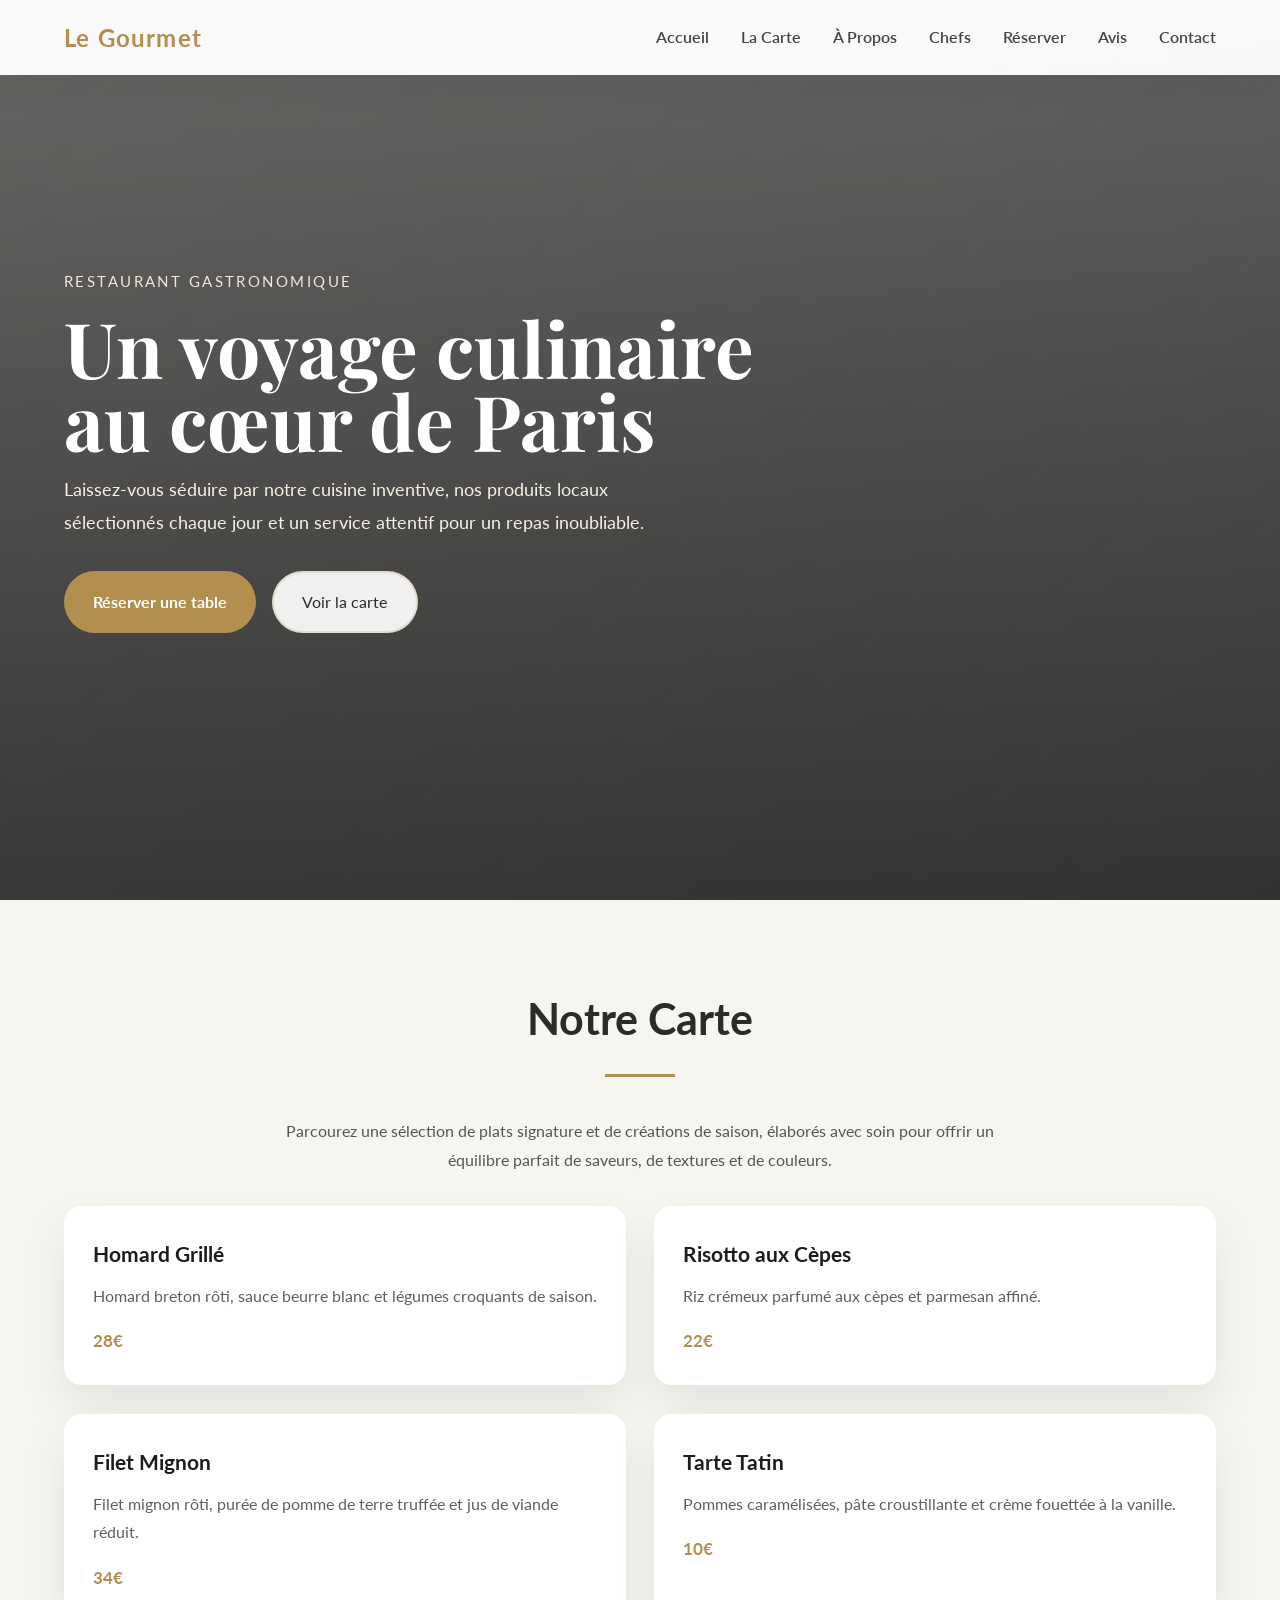
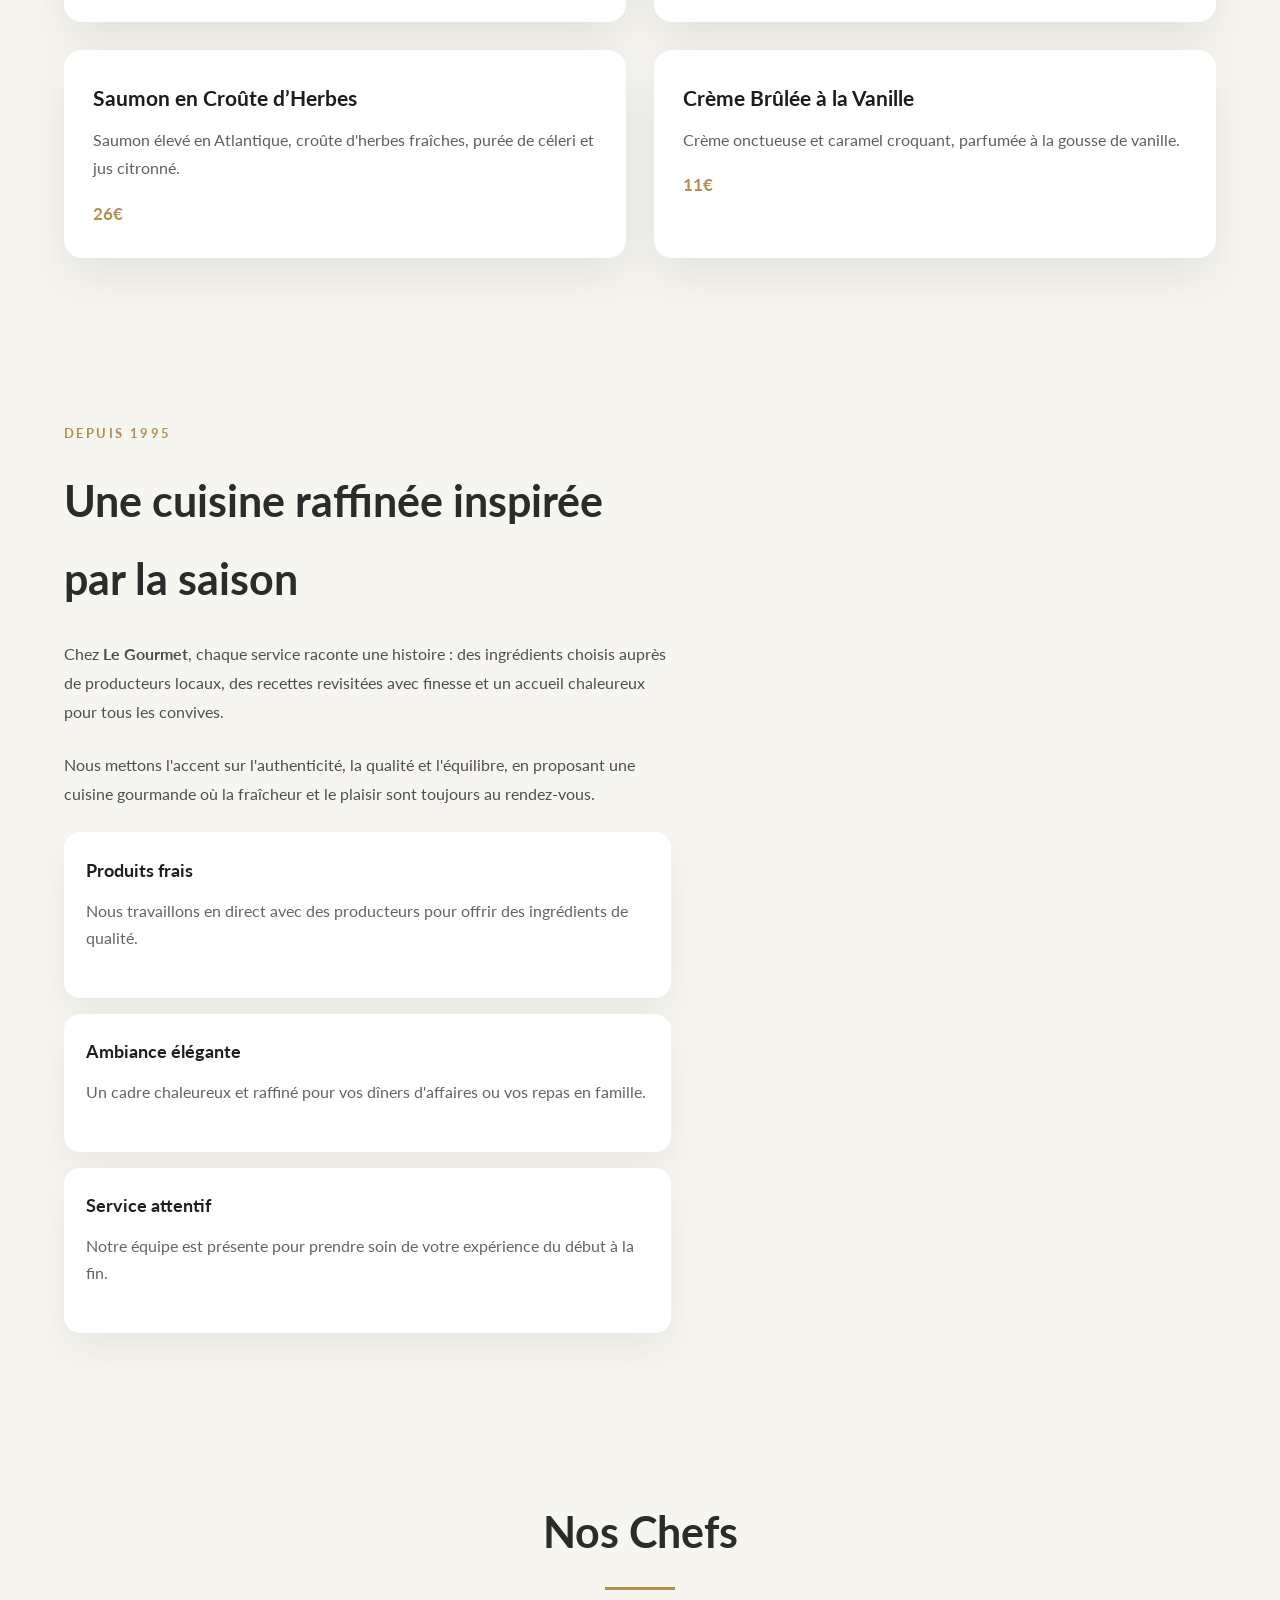
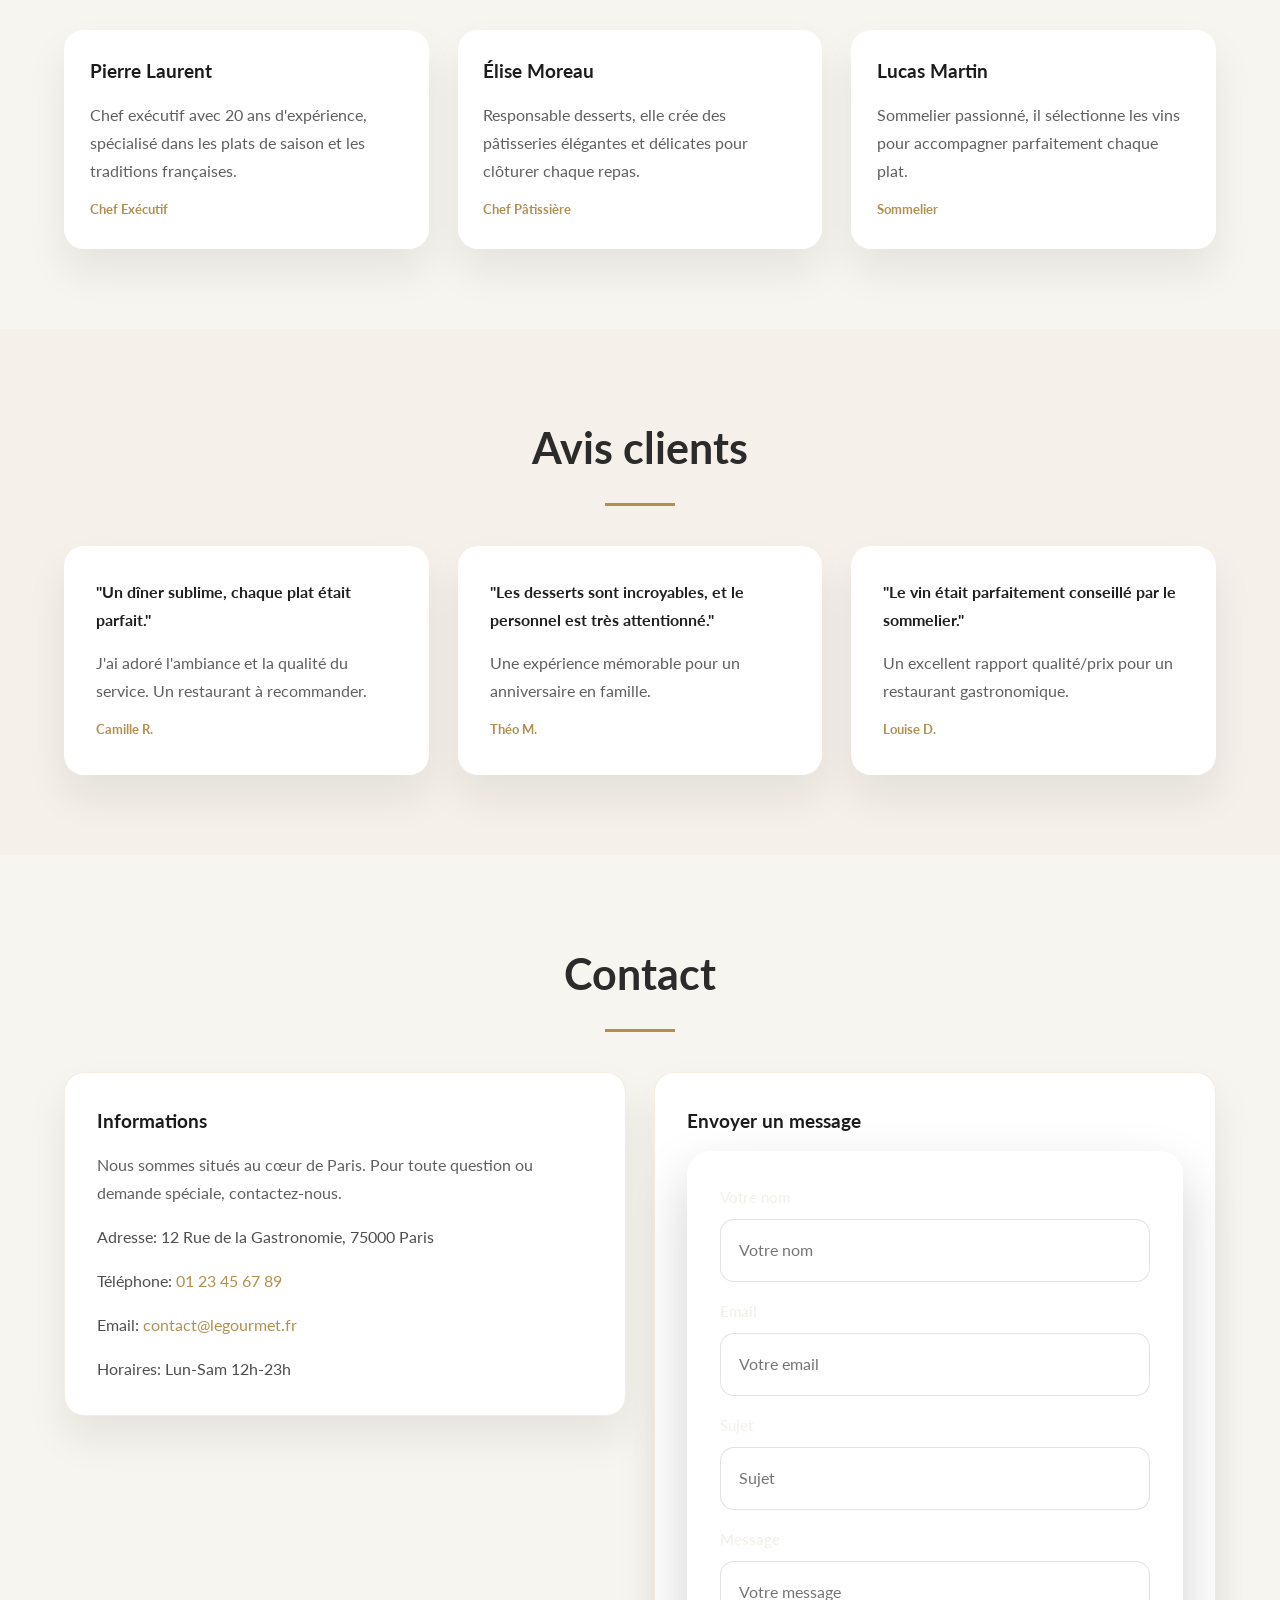
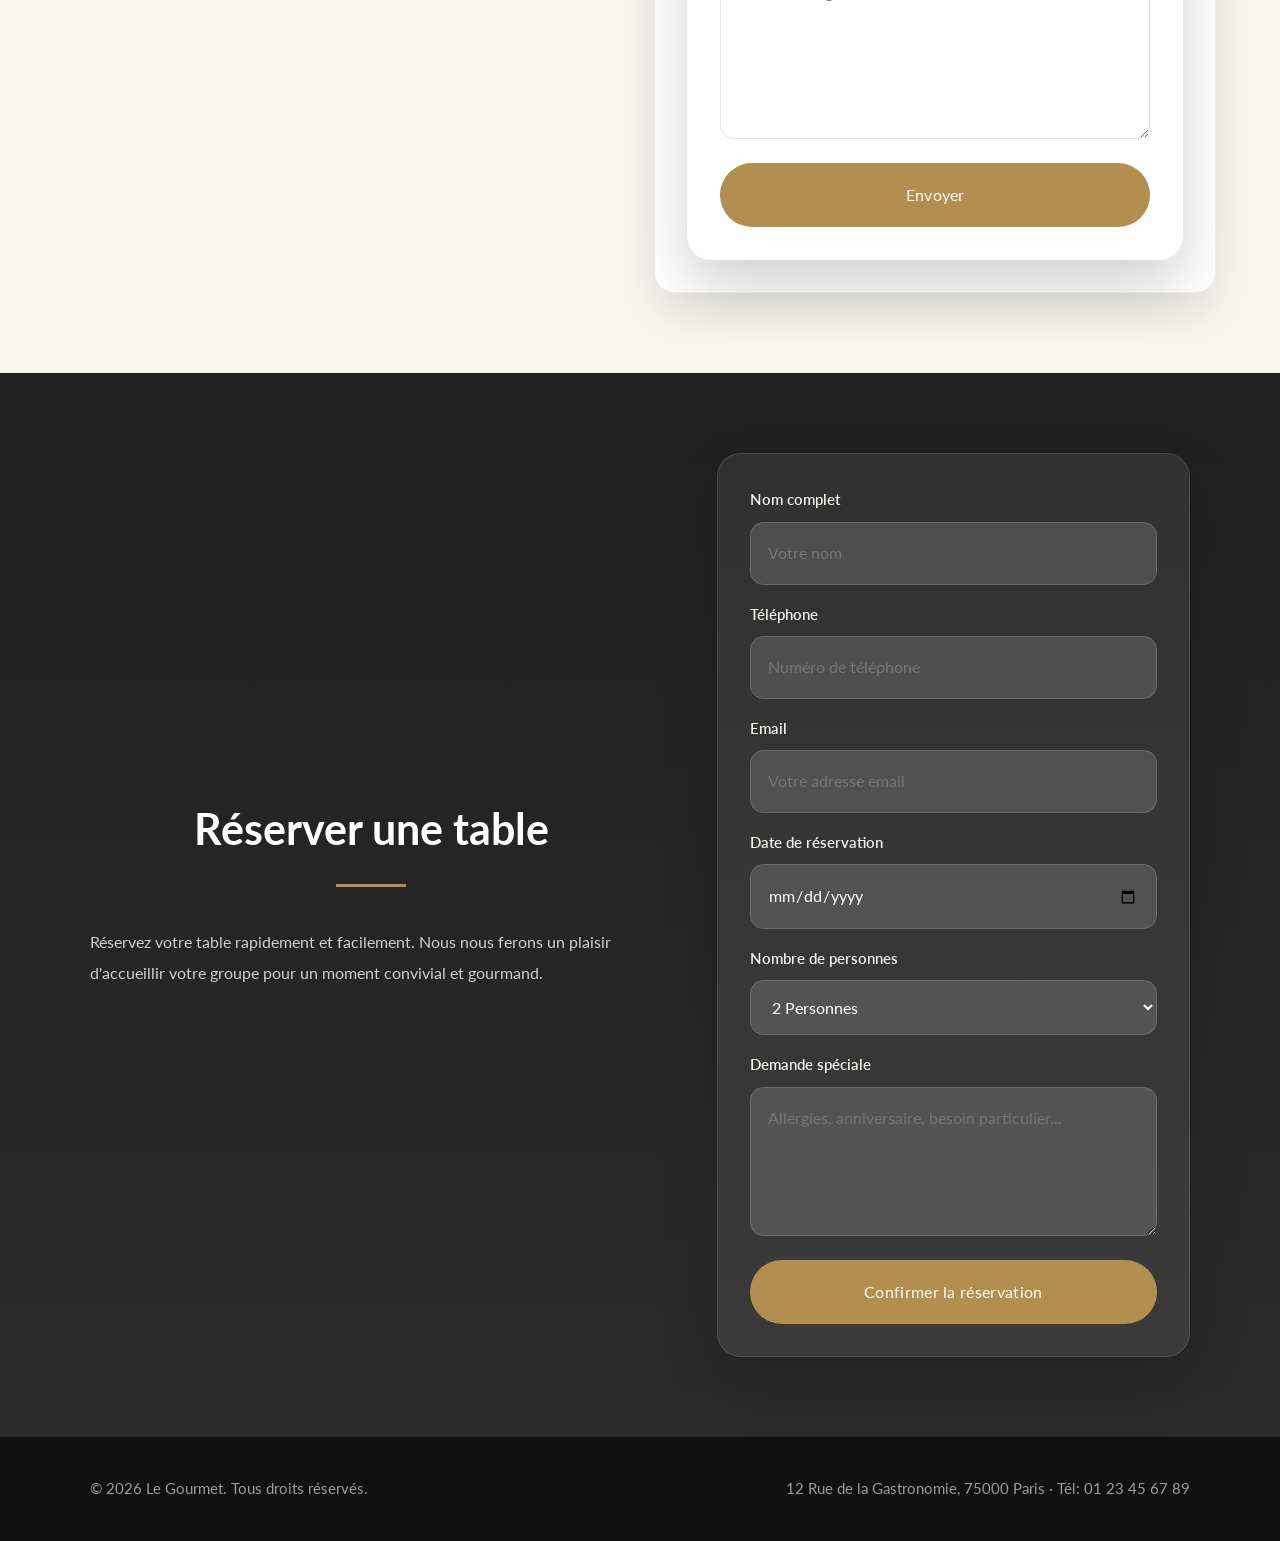
<file: index.html>
<!DOCTYPE html>
<html lang="fr">
<head>
    <meta charset="UTF-8">
    <meta name="viewport" content="width=device-width, initial-scale=1.0">
    <title>Le Gourmet - Restaurant Gastronomique</title>
    <!-- Importation d'une jolie police Google -->
    <link href="https://fonts.googleapis.com/css2?family=Playfair+Display:wght@400;700&family=Lato:wght@300;400;700&display=swap" rel="stylesheet">
    <link rel="stylesheet" href="styles.css">
    <script defer src="scripts.js"></script>
</head>
<body>

    <!-- Navigation -->
    <nav>
        <div class="logo">Le Gourmet</div>
        <button class="hamburger" aria-label="Menu" onclick="toggleMenu()">☰</button>
        <div class="nav-links" aria-label="Navigation principale">
            <a href="#accueil">Accueil</a>
            <a href="#menu">La Carte</a>
            <a href="#about">À Propos</a>
            <a href="#chefs">Chefs</a>
            <a href="#reservation">Réserver</a>
            <a href="#testimonials">Avis</a>
            <a href="#contact">Contact</a>
        </div>
    </nav>

    <!-- En-tête (Hero) -->
    <header id="accueil" class="hero">
        <div class="hero-content">
            <span class="eyebrow">Restaurant Gastronomique</span>
            <h1>Un voyage culinaire au cœur de Paris</h1>
            <p>Laissez-vous séduire par notre cuisine inventive, nos produits locaux sélectionnés chaque jour et un service attentif pour un repas inoubliable.</p>
            <div class="hero-actions">
                <a href="#reservation" class="btn-resa">Réserver une table</a>
                <a href="#menu" class="btn-secondary">Voir la carte</a>
            </div>
        </div>
    </header>

    <!-- Section Menu -->
    <section id="menu" class="section">
        <div class="content-wrapper">
            <h2 class="section-title">Notre Carte</h2>
            <p style="text-align:center; max-width: 720px; margin: 0 auto 2rem; color: #555;">Parcourez une sélection de plats signature et de créations de saison, élaborés avec soin pour offrir un équilibre parfait de saveurs, de textures et de couleurs.</p>
            <div class="menu-grid">
                <div class="menu-item">
                    <div class="dish-name">Homard Grillé</div>
                    <div class="dish-desc">Homard breton rôti, sauce beurre blanc et légumes croquants de saison.</div>
                    <div class="dish-price">28€</div>
                </div>
                <div class="menu-item">
                    <div class="dish-name">Risotto aux Cèpes</div>
                    <div class="dish-desc">Riz crémeux parfumé aux cèpes et parmesan affiné.</div>
                    <div class="dish-price">22€</div>
                </div>
                <div class="menu-item">
                    <div class="dish-name">Filet Mignon</div>
                    <div class="dish-desc">Filet mignon rôti, purée de pomme de terre truffée et jus de viande réduit.</div>
                    <div class="dish-price">34€</div>
                </div>
                <div class="menu-item">
                    <div class="dish-name">Tarte Tatin</div>
                    <div class="dish-desc">Pommes caramélisées, pâte croustillante et crème fouettée à la vanille.</div>
                    <div class="dish-price">10€</div>
                </div>
                <div class="menu-item">
                    <div class="dish-name">Saumon en Croûte d’Herbes</div>
                    <div class="dish-desc">Saumon élevé en Atlantique, croûte d'herbes fraîches, purée de céleri et jus citronné.</div>
                    <div class="dish-price">26€</div>
                </div>
                <div class="menu-item">
                    <div class="dish-name">Crème Brûlée à la Vanille</div>
                    <div class="dish-desc">Crème onctueuse et caramel croquant, parfumée à la gousse de vanille.</div>
                    <div class="dish-price">11€</div>
                </div>
            </div>
        </div>
    </section>

    <!-- Section À Propos -->
    <section id="about" class="section">
        <div class="content-wrapper about-grid">
            <div class="about-text">
                <small>Depuis 1995</small>
                <h2>Une cuisine raffinée inspirée par la saison</h2>
                <p>Chez <strong>Le Gourmet</strong>, chaque service raconte une histoire : des ingrédients choisis auprès de producteurs locaux, des recettes revisitées avec finesse et un accueil chaleureux pour tous les convives.</p>
                <p>Nous mettons l'accent sur l'authenticité, la qualité et l'équilibre, en proposant une cuisine gourmande où la fraîcheur et le plaisir sont toujours au rendez-vous.</p>
                <div class="about-list">
                    <div class="about-card">
                        <h3>Produits frais</h3>
                        <p>Nous travaillons en direct avec des producteurs pour offrir des ingrédients de qualité.</p>
                    </div>
                    <div class="about-card">
                        <h3>Ambiance élégante</h3>
                        <p>Un cadre chaleureux et raffiné pour vos dîners d'affaires ou vos repas en famille.</p>
                    </div>
                    <div class="about-card">
                        <h3>Service attentif</h3>
                        <p>Notre équipe est présente pour prendre soin de votre expérience du début à la fin.</p>
                    </div>
                </div>
            </div>
            <div class="about-image" aria-hidden="true"></div>
        </div>
    </section>

    <!-- Section Chefs -->
    <section id="chefs" class="section">
        <div class="content-wrapper">
            <h2 class="section-title">Nos Chefs</h2>
            <div class="team-grid">
                <div class="chef-card">
                    <h3>Pierre Laurent</h3>
                    <p>Chef exécutif avec 20 ans d'expérience, spécialisé dans les plats de saison et les traditions françaises.</p>
                    <small>Chef Exécutif</small>
                </div>
                <div class="chef-card">
                    <h3>Élise Moreau</h3>
                    <p>Responsable desserts, elle crée des pâtisseries élégantes et délicates pour clôturer chaque repas.</p>
                    <small>Chef Pâtissière</small>
                </div>
                <div class="chef-card">
                    <h3>Lucas Martin</h3>
                    <p>Sommelier passionné, il sélectionne les vins pour accompagner parfaitement chaque plat.</p>
                    <small>Sommelier</small>
                </div>
            </div>
        </div>
    </section>

    <!-- Section Avis -->
    <section id="testimonials" class="section" style="background: #f5f1ea;">
        <div class="content-wrapper">
            <h2 class="section-title">Avis clients</h2>
            <div class="testimonial-grid">
                <div class="testimonial-card">
                    <strong>"Un dîner sublime, chaque plat était parfait."</strong>
                    <p>J'ai adoré l'ambiance et la qualité du service. Un restaurant à recommander.</p>
                    <small>Camille R.</small>
                </div>
                <div class="testimonial-card">
                    <strong>"Les desserts sont incroyables, et le personnel est très attentionné."</strong>
                    <p>Une expérience mémorable pour un anniversaire en famille.</p>
                    <small>Théo M.</small>
                </div>
                <div class="testimonial-card">
                    <strong>"Le vin était parfaitement conseillé par le sommelier."</strong>
                    <p>Un excellent rapport qualité/prix pour un restaurant gastronomique.</p>
                    <small>Louise D.</small>
                </div>
            </div>
        </div>
    </section>

    <!-- Section Contact -->
    <section id="contact" class="section">
        <div class="content-wrapper">
            <h2 class="section-title">Contact</h2>
            <div class="contact-grid">
                <div class="contact-card">
                    <h3>Informations</h3>
                    <p>Nous sommes situés au cœur de Paris. Pour toute question ou demande spéciale, contactez-nous.</p>
                    <ul>
                        <li>Adresse: 12 Rue de la Gastronomie, 75000 Paris</li>
                        <li>Téléphone: <a href="tel:+33123456789">01 23 45 67 89</a></li>
                        <li>Email: <a href="mailto:contact@legourmet.fr">contact@legourmet.fr</a></li>
                        <li>Horaires: Lun-Sam 12h-23h</li>
                    </ul>
                </div>
                <div class="contact-card contact-form">
                    <h3>Envoyer un message</h3>
                    <form onsubmit="envoyerMessage(event)">
                        <div class="input-group">
                            <label for="contact-name">Votre nom</label>
                            <input id="contact-name" type="text" placeholder="Votre nom" required>
                        </div>
                        <div class="input-group">
                            <label for="contact-email">Email</label>
                            <input id="contact-email" type="email" placeholder="Votre email" required>
                        </div>
                        <div class="input-group">
                            <label for="contact-subject">Sujet</label>
                            <input id="contact-subject" type="text" placeholder="Sujet" required>
                        </div>
                        <div class="input-group">
                            <label for="contact-message">Message</label>
                            <textarea id="contact-message" rows="5" placeholder="Votre message" required></textarea>
                        </div>
                        <button type="submit">Envoyer</button>
                    </form>
                </div>
            </div>
        </div>
    </section>

    <!-- Section Réservation -->
    <section id="reservation" class="section reservation-section">
        <div class="content-wrapper reservation-content">
            <div class="reservation-copy">
                <h2 class="section-title">Réserver une table</h2>
                <p>Réservez votre table rapidement et facilement. Nous nous ferons un plaisir d'accueillir votre groupe pour un moment convivial et gourmand.</p>
            </div>
            <form onsubmit="envoyerRequete(event)">
                <div class="input-group">
                    <label for="name">Nom complet</label>
                    <input id="name" name="name" type="text" placeholder="Votre nom" required>
                </div>
                <div class="input-group">
                    <label for="phone">Téléphone</label>
                    <input id="phone" name="phone" type="tel" placeholder="Numéro de téléphone" required>
                </div>
                <div class="input-group">
                    <label for="email">Email</label>
                    <input id="email" name="email" type="email" placeholder="Votre adresse email" required>
                </div>
                <div class="input-group">
                    <label for="date">Date de réservation</label>
                    <input id="date" name="date" type="date" required>
                </div>
                <div class="input-group">
                    <label for="guests">Nombre de personnes</label>
                    <select id="guests" name="guests" required>
                        <option value="2">2 Personnes</option>
                        <option value="3">3 Personnes</option>
                        <option value="4">4 Personnes</option>
                        <option value="5">5+ Personnes</option>
                    </select>
                </div>
                <div class="input-group">
                    <label for="notes">Demande spéciale</label>
                    <textarea id="notes" name="notes" rows="4" placeholder="Allergies, anniversaire, besoin particulier..."></textarea>
                </div>
                <button type="submit">Confirmer la réservation</button>
            </form>
        </div>
    </section>

    <!-- Pied de page -->
    <footer>
        <div class="footer-inner">
            <p>&copy; <span id="currentYear"></span> Le Gourmet. Tous droits réservés.</p>
            <p>12 Rue de la Gastronomie, 75000 Paris · Tél: 01 23 45 67 89</p>
        </div>
    </footer>


</body>
</html>
</file>
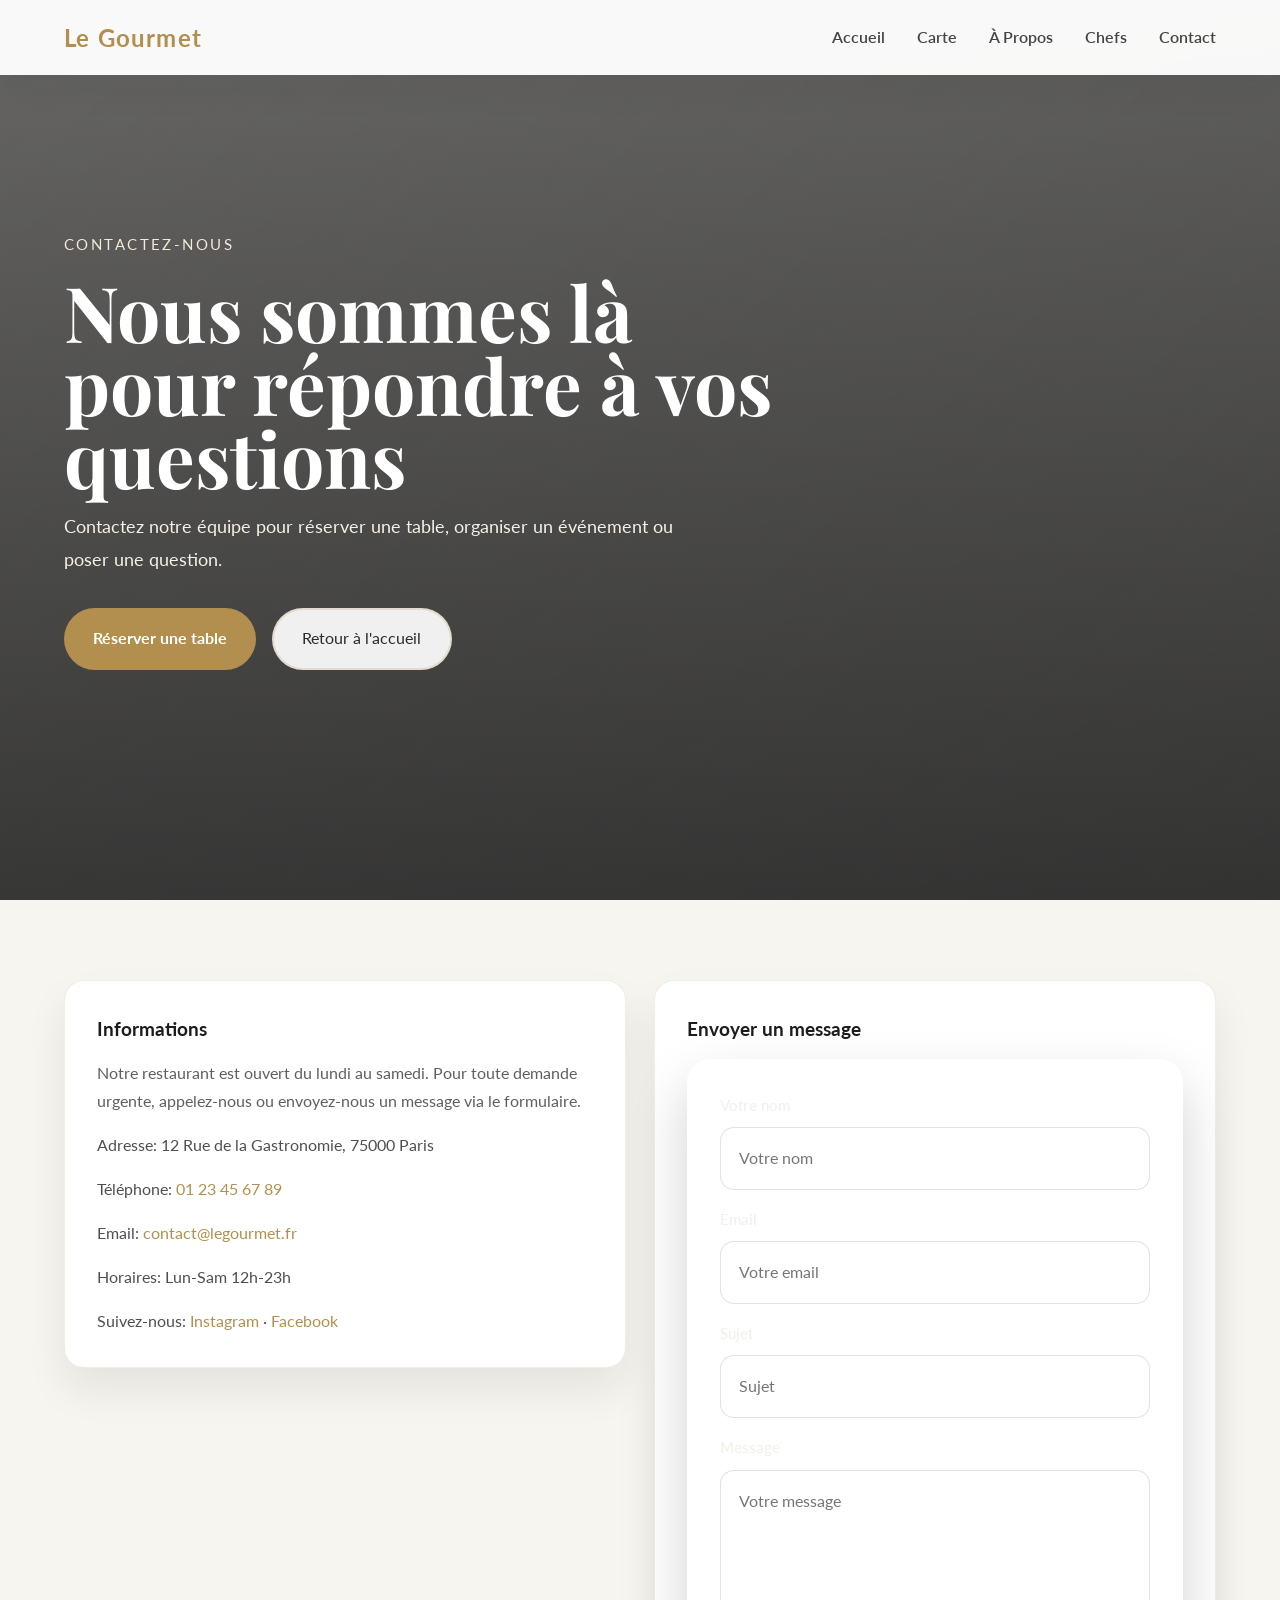
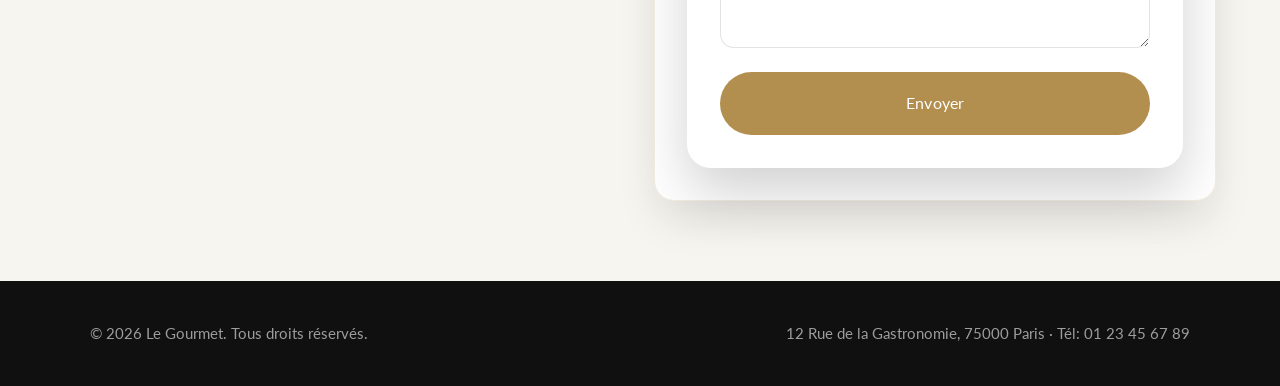
<file: contact.html>
<!DOCTYPE html>
<html lang="fr">
<head>
    <meta charset="UTF-8">
    <meta name="viewport" content="width=device-width, initial-scale=1.0">
    <title>Contact - Le Gourmet</title>
    <link href="https://fonts.googleapis.com/css2?family=Playfair+Display:wght@400;700&family=Lato:wght@300;400;700&display=swap" rel="stylesheet">
    <link rel="stylesheet" href="styles.css">
    <script defer src="scripts.js"></script>
</head>
<body>
    <nav>
        <div class="logo">Le Gourmet</div>
        <button class="hamburger" aria-label="Menu" onclick="toggleMenu()">☰</button>
        <div class="nav-links" aria-label="Navigation principale">
            <a href="index.html">Accueil</a>
            <a href="menu.html">Carte</a>
            <a href="index.html#about">À Propos</a>
            <a href="index.html#chefs">Chefs</a>
            <a href="contact.html">Contact</a>
        </div>
    </nav>

    <header class="hero" style="background-image: linear-gradient(180deg, rgba(16,16,16,0.44), rgba(16,16,16,0.72)), url('https://images.unsplash.com/photo-1498654896293-37aacf113fd9?ixlib=rb-1.2.1&auto=format&fit=crop&w=1950&q=80');">
        <div class="hero-content">
            <span class="eyebrow">Contactez-nous</span>
            <h1>Nous sommes là pour répondre à vos questions</h1>
            <p>Contactez notre équipe pour réserver une table, organiser un événement ou poser une question.</p>
            <div class="hero-actions">
                <a href="index.html#reservation" class="btn-resa">Réserver une table</a>
                <a href="index.html" class="btn-secondary">Retour à l'accueil</a>
            </div>
        </div>
    </header>

    <section class="section">
        <div class="content-wrapper contact-grid">
            <div class="contact-card">
                <h3>Informations</h3>
                <p>Notre restaurant est ouvert du lundi au samedi. Pour toute demande urgente, appelez-nous ou envoyez-nous un message via le formulaire.</p>
                <ul>
                    <li>Adresse: 12 Rue de la Gastronomie, 75000 Paris</li>
                    <li>Téléphone: <a href="tel:+33123456789">01 23 45 67 89</a></li>
                    <li>Email: <a href="mailto:contact@legourmet.fr">contact@legourmet.fr</a></li>
                    <li>Horaires: Lun-Sam 12h-23h</li>
                    <li>Suivez-nous: <a href="#">Instagram</a> · <a href="#">Facebook</a></li>
                </ul>
            </div>
            <div class="contact-card contact-form">
                <h3>Envoyer un message</h3>
                <form onsubmit="envoyerMessage(event)">
                    <div class="input-group">
                        <label for="contact-name">Votre nom</label>
                        <input id="contact-name" type="text" placeholder="Votre nom" required>
                    </div>
                    <div class="input-group">
                        <label for="contact-email">Email</label>
                        <input id="contact-email" type="email" placeholder="Votre email" required>
                    </div>
                    <div class="input-group">
                        <label for="contact-subject">Sujet</label>
                        <input id="contact-subject" type="text" placeholder="Sujet" required>
                    </div>
                    <div class="input-group">
                        <label for="contact-message">Message</label>
                        <textarea id="contact-message" rows="5" placeholder="Votre message" required></textarea>
                    </div>
                    <button type="submit">Envoyer</button>
                </form>
            </div>
        </div>
    </section>

    <footer>
        <div class="footer-inner">
            <p>&copy; <span id="currentYear"></span> Le Gourmet. Tous droits réservés.</p>
            <p>12 Rue de la Gastronomie, 75000 Paris · Tél: 01 23 45 67 89</p>
        </div>
    </footer>
</body>
</html>
</file>
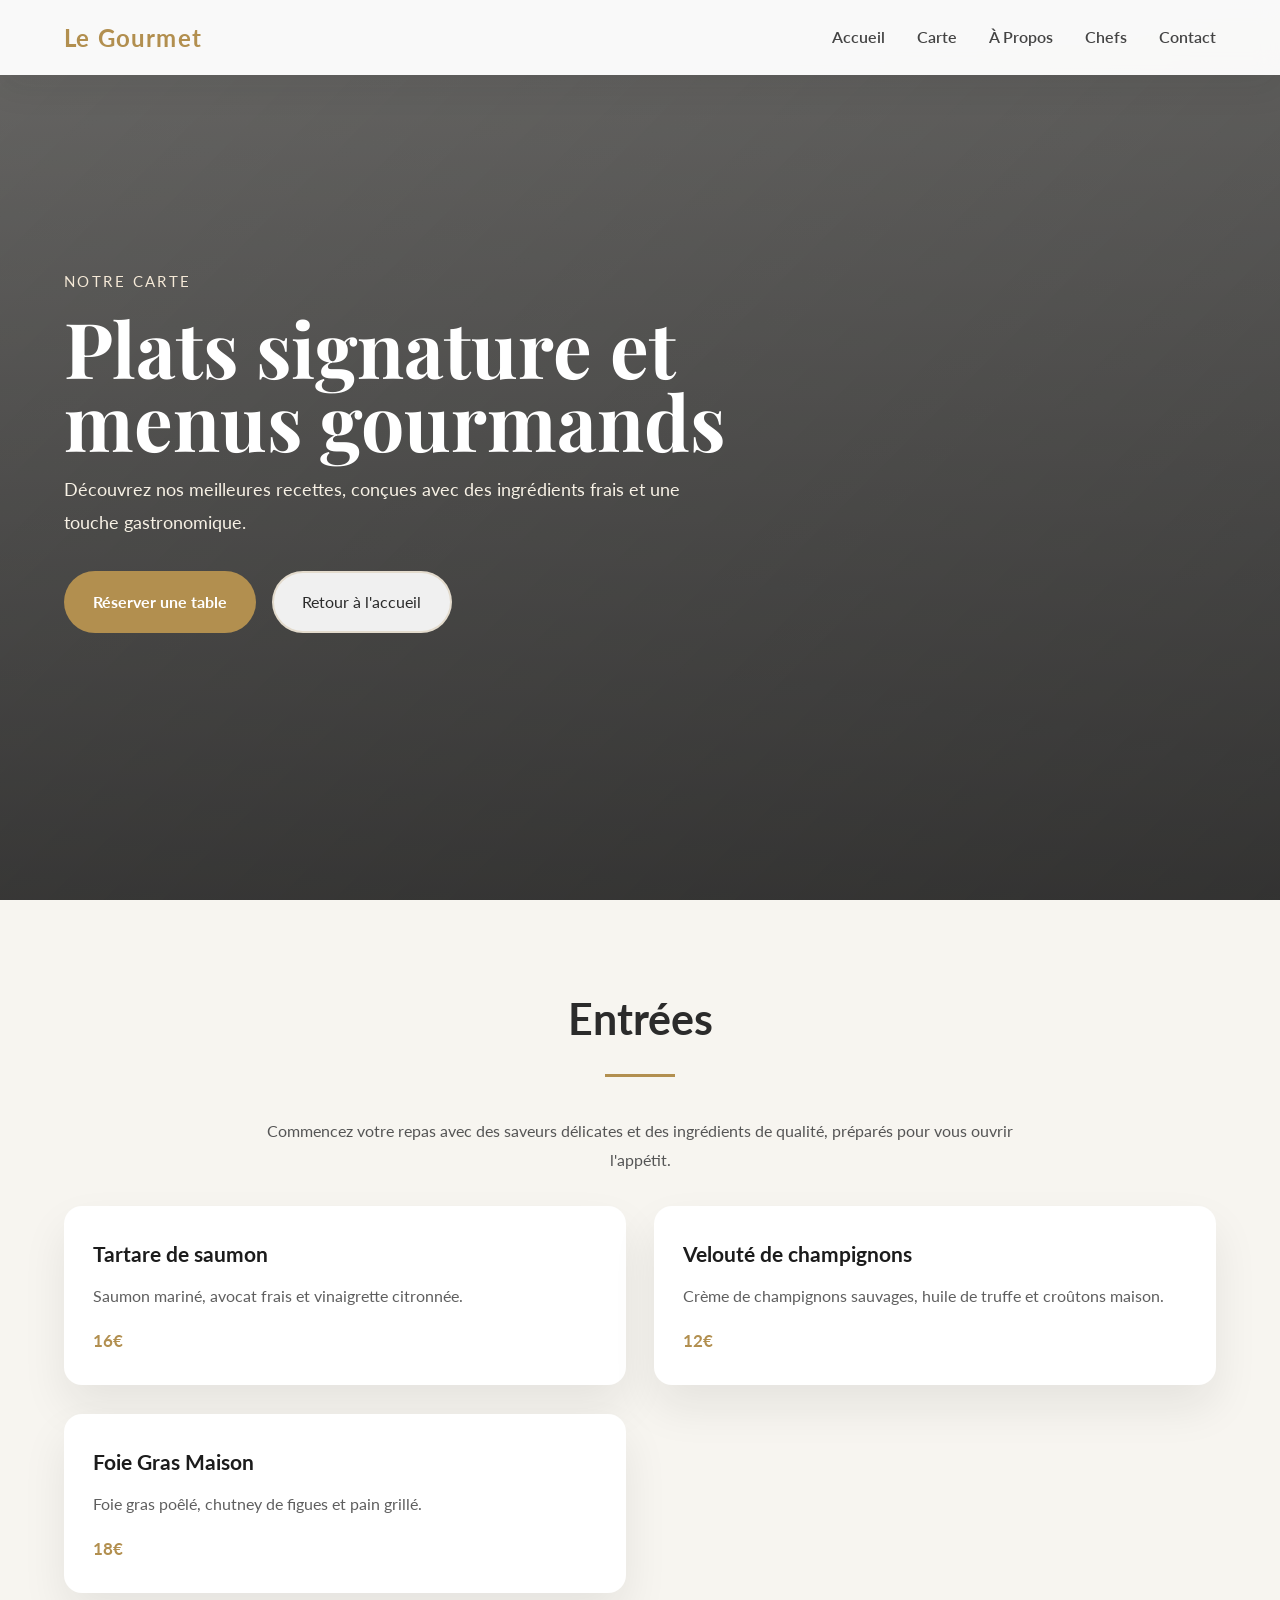
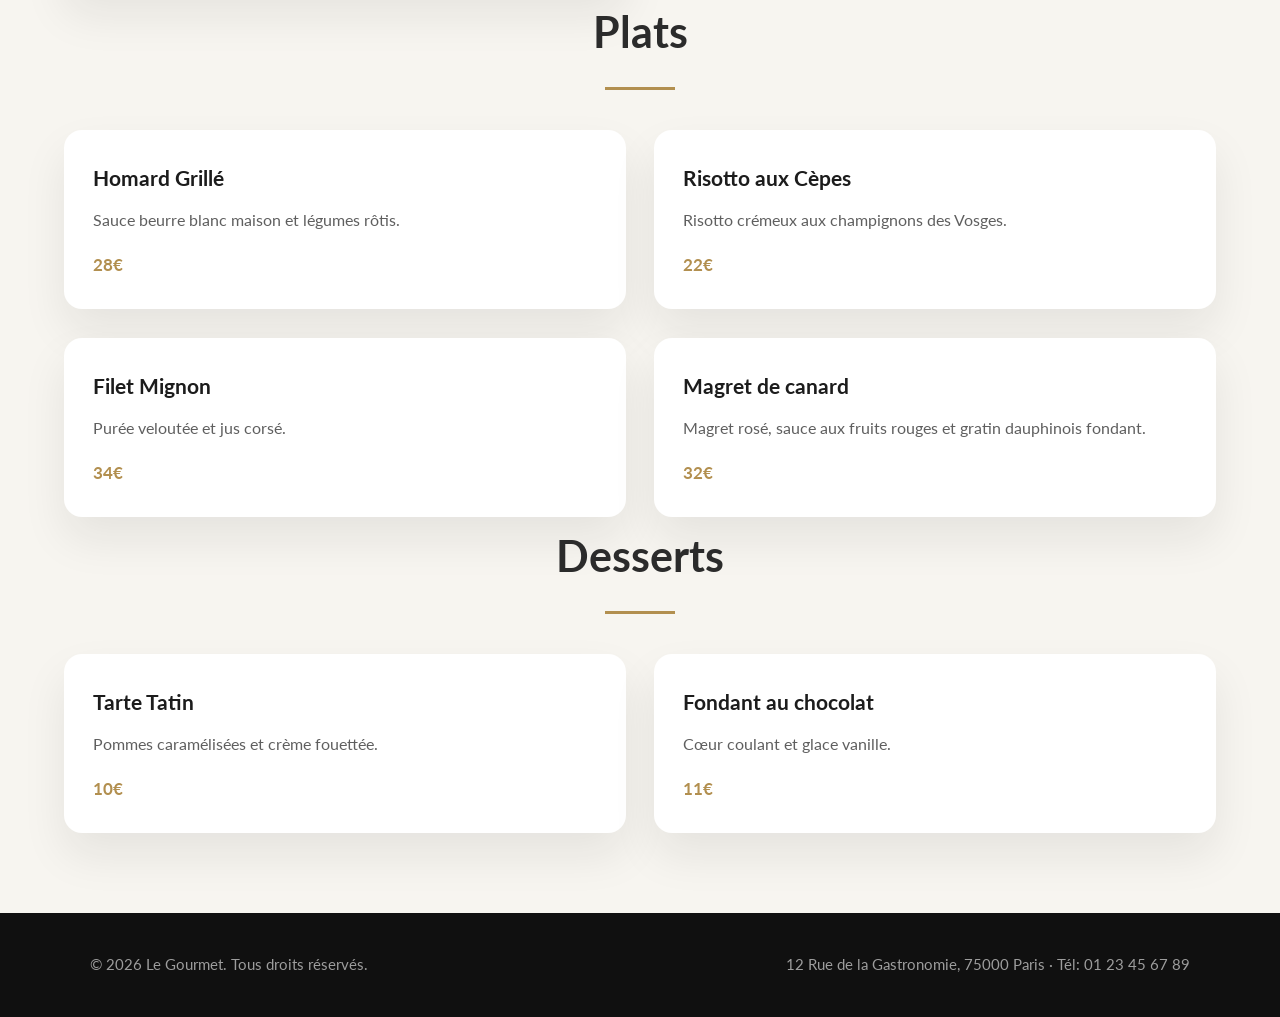
<file: menu.html>
<!DOCTYPE html>
<html lang="fr">
<head>
    <meta charset="UTF-8">
    <meta name="viewport" content="width=device-width, initial-scale=1.0">
    <title>Carte - Le Gourmet</title>
    <link href="https://fonts.googleapis.com/css2?family=Playfair+Display:wght@400;700&family=Lato:wght@300;400;700&display=swap" rel="stylesheet">
    <link rel="stylesheet" href="styles.css">
    <script defer src="scripts.js"></script>
</head>
<body>
    <nav>
        <div class="logo">Le Gourmet</div>
        <button class="hamburger" aria-label="Menu" onclick="toggleMenu()">☰</button>
        <div class="nav-links" aria-label="Navigation principale">
            <a href="index.html">Accueil</a>
            <a href="menu.html">Carte</a>
            <a href="index.html#about">À Propos</a>
            <a href="index.html#chefs">Chefs</a>
            <a href="contact.html">Contact</a>
        </div>
    </nav>

    <header class="hero" style="background-image: linear-gradient(180deg, rgba(16,16,16,0.44), rgba(16,16,16,0.72)), url('https://images.unsplash.com/photo-1504674900247-0877df9cc836?ixlib=rb-1.2.1&auto=format&fit=crop&w=1950&q=80');">
        <div class="hero-content">
            <span class="eyebrow">Notre carte</span>
            <h1>Plats signature et menus gourmands</h1>
            <p>Découvrez nos meilleures recettes, conçues avec des ingrédients frais et une touche gastronomique.</p>
            <div class="hero-actions">
                <a href="index.html#reservation" class="btn-resa">Réserver une table</a>
                <a href="index.html" class="btn-secondary">Retour à l'accueil</a>
            </div>
        </div>
    </header>

    <section class="section">
        <div class="content-wrapper">
            <h2 class="section-title">Entrées</h2>
            <p style="text-align:center; max-width: 760px; margin: 0 auto 2rem; color: #555;">Commencez votre repas avec des saveurs délicates et des ingrédients de qualité, préparés pour vous ouvrir l'appétit.</p>
            <div class="menu-grid">
                <div class="menu-item">
                    <div class="dish-name">Tartare de saumon</div>
                    <div class="dish-desc">Saumon mariné, avocat frais et vinaigrette citronnée.</div>
                    <div class="dish-price">16€</div>
                </div>
                <div class="menu-item">
                    <div class="dish-name">Velouté de champignons</div>
                    <div class="dish-desc">Crème de champignons sauvages, huile de truffe et croûtons maison.</div>
                    <div class="dish-price">12€</div>
                </div>
                <div class="menu-item">
                    <div class="dish-name">Foie Gras Maison</div>
                    <div class="dish-desc">Foie gras poêlé, chutney de figues et pain grillé.</div>
                    <div class="dish-price">18€</div>
                </div>
            </div>

            <h2 class="section-title">Plats</h2>
            <div class="menu-grid">
                <div class="menu-item">
                    <div class="dish-name">Homard Grillé</div>
                    <div class="dish-desc">Sauce beurre blanc maison et légumes rôtis.</div>
                    <div class="dish-price">28€</div>
                </div>
                <div class="menu-item">
                    <div class="dish-name">Risotto aux Cèpes</div>
                    <div class="dish-desc">Risotto crémeux aux champignons des Vosges.</div>
                    <div class="dish-price">22€</div>
                </div>
                <div class="menu-item">
                    <div class="dish-name">Filet Mignon</div>
                    <div class="dish-desc">Purée veloutée et jus corsé.</div>
                    <div class="dish-price">34€</div>
                </div>
                <div class="menu-item">
                    <div class="dish-name">Magret de canard</div>
                    <div class="dish-desc">Magret rosé, sauce aux fruits rouges et gratin dauphinois fondant.</div>
                    <div class="dish-price">32€</div>
                </div>
            </div>

            <h2 class="section-title">Desserts</h2>
            <div class="menu-grid">
                <div class="menu-item">
                    <div class="dish-name">Tarte Tatin</div>
                    <div class="dish-desc">Pommes caramélisées et crème fouettée.</div>
                    <div class="dish-price">10€</div>
                </div>
                <div class="menu-item">
                    <div class="dish-name">Fondant au chocolat</div>
                    <div class="dish-desc">Cœur coulant et glace vanille.</div>
                    <div class="dish-price">11€</div>
                </div>
            </div>
        </div>
    </section>

    <footer>
        <div class="footer-inner">
            <p>&copy; <span id="currentYear"></span> Le Gourmet. Tous droits réservés.</p>
            <p>12 Rue de la Gastronomie, 75000 Paris · Tél: 01 23 45 67 89</p>
        </div>
    </footer>
</body>
</html>
</file>
<file: styles.css>
/* --- RESET & BASE STYLES --- */
* {
    margin: 0;
    padding: 0;
    box-sizing: border-box;
}

html {
    scroll-behavior: smooth;
}

body {
    font-family: 'Lato', sans-serif;
    color: #2b2b2b;
    background: #f7f5f0;
    line-height: 1.8;
}

img {
    max-width: 100%;
    display: block;
}

a {
    text-decoration: none;
    color: inherit;
}

ul {
    list-style: none;
}

button,
input,
textarea,
select {
    font: inherit;
}

/* --- NAVIGATION --- */
nav {
    background: rgba(255, 255, 255, 0.96);
    padding: 1rem 5%;
    display: flex;
    justify-content: space-between;
    align-items: center;
    position: fixed;
    width: 100%;
    top: 0;
    z-index: 1000;
    backdrop-filter: blur(10px);
    box-shadow: 0 12px 35px rgba(20, 20, 20, 0.08);
}

.logo {
    font-size: 1.5rem;
    font-weight: 700;
    color: #b28f4f;
    letter-spacing: 0.05em;
}

.nav-links {
    display: flex;
    gap: 2rem;
    align-items: center;
}

.nav-links a {
    color: #444;
    font-weight: 600;
    transition: color 0.25s ease;
}

.nav-links a:hover,
.nav-links a:focus-visible {
    color: #b28f4f;
}

.btn-resa,
.btn-secondary {
    display: inline-flex;
    align-items: center;
    justify-content: center;
    border-radius: 999px;
    padding: 0.9rem 1.8rem;
    transition: transform 0.2s ease, box-shadow 0.2s ease;
}

.btn-resa {
    background: #b28f4f;
    color: #fff;
    font-weight: 700;
}

.btn-secondary {
    border: 2px solid rgba(178, 143, 79, 0.22);
    color: #2b2b2b;
    background: rgba(255, 255, 255, 0.92);
}

.btn-resa:hover,
.btn-secondary:hover {
    transform: translateY(-2px);
    box-shadow: 0 14px 30px rgba(178, 143, 79, 0.15);
}

.hamburger {
    display: none;
    background: none;
    border: none;
    color: #2b2b2b;
    font-size: 1.7rem;
    cursor: pointer;
}

/* --- HERO SECTION --- */
.hero {
    min-height: 100vh;
    background: linear-gradient(180deg, rgba(16, 16, 16, 0.44), rgba(16, 16, 16, 0.72)),
        url('https://images.unsplash.com/photo-1517248135467-4c7edcad34c4?ixlib=rb-1.2.1&auto=format&fit=crop&w=1950&q=80') center/cover no-repeat;
    display: flex;
    align-items: center;
    padding: 0 5%;
    position: relative;
    color: #fff;
}

.hero::before {
    content: '';
    position: absolute;
    inset: 0;
    background: linear-gradient(135deg, rgba(18, 18, 18, 0.3), rgba(46, 46, 46, 0.45));
    mix-blend-mode: multiply;
}

.hero-content {
    position: relative;
    max-width: 720px;
    text-align: left;
}

.eyebrow {
    display: inline-block;
    margin-bottom: 1rem;
    font-size: 0.95rem;
    letter-spacing: 0.16em;
    text-transform: uppercase;
    color: #f5e9d7;
}

.hero h1 {
    font-family: 'Playfair Display', serif;
    font-size: clamp(3rem, 6vw, 5rem);
    line-height: 0.95;
    margin-bottom: 1rem;
}

.hero p {
    max-width: 640px;
    font-size: 1.15rem;
    margin-bottom: 2rem;
    color: #f7f1e5;
}

.hero-actions {
    display: flex;
    gap: 1rem;
    flex-wrap: wrap;
}

/* --- SECTION STYLES --- */
.section {
    padding: 5rem 5%;
}

.content-wrapper {
    max-width: 1200px;
    margin: 0 auto;
}

.section-title {
    text-align: center;
    font-size: 2.7rem;
    margin-bottom: 2.5rem;
    position: relative;
}

.section-title::after {
    content: '';
    display: block;
    width: 70px;
    height: 3px;
    background: #b28f4f;
    margin: 1rem auto 0;
}

.menu-grid {
    display: grid;
    grid-template-columns: repeat(2, minmax(0, 1fr));
    gap: 1.8rem;
}

.menu-item {
    background: #fff;
    padding: 1.8rem;
    border-radius: 18px;
    box-shadow: 0 22px 45px rgba(29, 29, 29, 0.08);
    transition: transform 0.25s ease, box-shadow 0.25s ease;
}

.menu-item:hover {
    transform: translateY(-6px);
    box-shadow: 0 28px 55px rgba(29, 29, 29, 0.12);
}

.dish-name {
    font-weight: 700;
    font-size: 1.3rem;
    margin-bottom: 0.6rem;
    color: #1c1c1c;
}

.dish-desc {
    font-size: 0.98rem;
    color: #5f5f5f;
    margin-bottom: 1rem;
}

.dish-price {
    color: #b28f4f;
    font-weight: 700;
    font-size: 1.05rem;
}

.about-grid {
    display: grid;
    grid-template-columns: 1.1fr 0.9fr;
    gap: 3rem;
    align-items: center;
}

.about-text small {
    text-transform: uppercase;
    letter-spacing: 0.18em;
    color: #b28f4f;
    font-weight: 700;
}

.about-text h2 {
    font-size: 2.7rem;
    margin: 1rem 0 1.4rem;
}

.about-text p {
    color: #4f4f4f;
    font-size: 1rem;
    margin-bottom: 1.5rem;
}

.about-list {
    display: grid;
    gap: 1rem;
}

.about-card {
    background: #fff;
    padding: 1.4rem;
    border-radius: 16px;
    box-shadow: 0 20px 35px rgba(29, 29, 29, 0.06);
}

.about-card h3 {
    margin-bottom: 0.65rem;
    font-size: 1.1rem;
    color: #1f1f1f;
}

.about-card p {
    color: #646464;
    line-height: 1.7;
}

.about-image {
    min-height: 420px;
    border-radius: 24px;
    background: url('https://images.unsplash.com/photo-1504674900247-0877df9cc836?ixlib=rb-1.2.1&auto=format&fit=crop&w=1200&q=80') center/cover no-repeat;
}

.team-grid,
.testimonial-grid,
.contact-grid {
    display: grid;
    gap: 1.8rem;
}

.team-grid {
    grid-template-columns: repeat(3, minmax(0, 1fr));
}

.chef-card,
.testimonial-card,
.contact-card {
    background: #fff;
    border-radius: 20px;
    box-shadow: 0 22px 40px rgba(29, 29, 29, 0.08);
    padding: 1.6rem;
}

.chef-card h3,
.testimonial-card h3,
.contact-card h3 {
    margin-bottom: 0.75rem;
    color: #1c1c1c;
}

.chef-card p,
.testimonial-card p,
.contact-card p {
    color: #5f5f5f;
    line-height: 1.75;
}

.chef-card small,
.testimonial-card small {
    display: inline-block;
    margin-top: 0.85rem;
    color: #b28f4f;
    font-weight: 700;
}

.testimonial-grid {
    grid-template-columns: repeat(3, minmax(0, 1fr));
}

.testimonial-card {
    padding: 2rem;
}

.testimonial-card strong {
    display: block;
    margin-bottom: 0.85rem;
    color: #1f1f1f;
}

.contact-grid {
    grid-template-columns: 1fr 1fr;
    align-items: start;
}

.contact-card {
    border: 1px solid rgba(178, 143, 79, 0.16);
    padding: 2rem;
}

.contact-card ul {
    display: grid;
    gap: 1rem;
    padding-left: 0;
    margin-top: 1rem;
}

.contact-card li {
    color: #4f4f4f;
    line-height: 1.75;
}

.contact-card a {
    color: #b28f4f;
}

.contact-form input,
.contact-form textarea {
    background: #fff;
    color: #1c1c1c;
    border: 1px solid rgba(28, 28, 28, 0.12);
    padding: 1rem 1.1rem;
    border-radius: 14px;
}

.contact-form button {
    width: auto;
    justify-self: start;
    margin-top: 0.5rem;
    background: #b28f4f;
    color: #fff;
    padding: 1rem 1.6rem;
    border-radius: 999px;
}

.reservation-section {
    background: linear-gradient(180deg, #1f1f1f, #2b2b2b);
    color: #fff;
}

.reservation-content {
    display: grid;
    grid-template-columns: 1.1fr 0.9fr;
    gap: 3rem;
    align-items: center;
    max-width: 1100px;
    margin: 0 auto;
}

.reservation-copy {
    padding-right: 1rem;
}

.reservation-copy p {
    color: #d1cfc8;
    margin-bottom: 2rem;
    line-height: 1.9;
}

form {
    background: rgba(255, 255, 255, 0.08);
    padding: 2rem;
    border-radius: 24px;
    border: 1px solid rgba(255, 255, 255, 0.12);
    box-shadow: 0 25px 55px rgba(0, 0, 0, 0.18);
    display: grid;
    gap: 1rem;
}

.input-group {
    display: grid;
    gap: 0.5rem;
}

label {
    color: #f3f1ea;
    font-size: 0.95rem;
    font-weight: 600;
}

input,
textarea,
select {
    background: rgba(255, 255, 255, 0.14);
    border: 1px solid rgba(255, 255, 255, 0.14);
    color: #fff;
    border-radius: 14px;
    padding: 1rem 1.1rem;
    min-height: 52px;
    transition: border-color 0.2s ease, transform 0.2s ease;
}

input:focus,
textarea:focus,
select:focus {
    outline: none;
    border-color: #b28f4f;
    transform: translateY(-1px);
}

textarea {
    min-height: 140px;
    resize: vertical;
}

button[type="submit"] {
    width: 100%;
    margin-top: 0.5rem;
    background: #b28f4f;
    color: #fff;
    padding: 1.1rem;
    border-radius: 999px;
    border: none;
    cursor: pointer;
    font-size: 1rem;
    letter-spacing: 0.02em;
}

.footer-inner {
    display: flex;
    flex-wrap: wrap;
    justify-content: space-between;
    gap: 1rem;
    max-width: 1100px;
    margin: 0 auto;
    align-items: center;
}

footer {
    background: #101010;
    color: #9d9d9d;
    padding: 2rem 5%;
}

.footer-inner p {
    margin: 0.4rem 0;
    font-size: 0.95rem;
}

@media (max-width: 980px) {
    .menu-grid,
    .about-grid,
    .reservation-content,
    .team-grid,
    .testimonial-grid,
    .contact-grid {
        grid-template-columns: 1fr;
    }

    .reservation-copy {
        padding: 0;
    }
}

@media (max-width: 768px) {
    .nav-links {
        display: none;
        position: absolute;
        top: 80px;
        right: 1.5rem;
        background: #fff;
        border-radius: 16px;
        padding: 1.2rem 1.5rem;
        flex-direction: column;
        width: calc(100% - 3rem);
        box-shadow: 0 25px 50px rgba(0, 0, 0, 0.15);
    }

    .nav-links.active {
        display: flex;
    }

    .hamburger {
        display: inline-flex;
    }

    nav {
        padding: 0.9rem 1.2rem;
    }

    .hero {
        min-height: 85vh;
        padding: 0 1.5rem;
    }

    .section {
        padding: 4rem 1.5rem;
    }

    .hero p {
        font-size: 1rem;
    }

    .hero-actions {
        flex-direction: column;
        align-items: stretch;
    }

    .btn-secondary {
        justify-content: center;
    }
}
</file>
